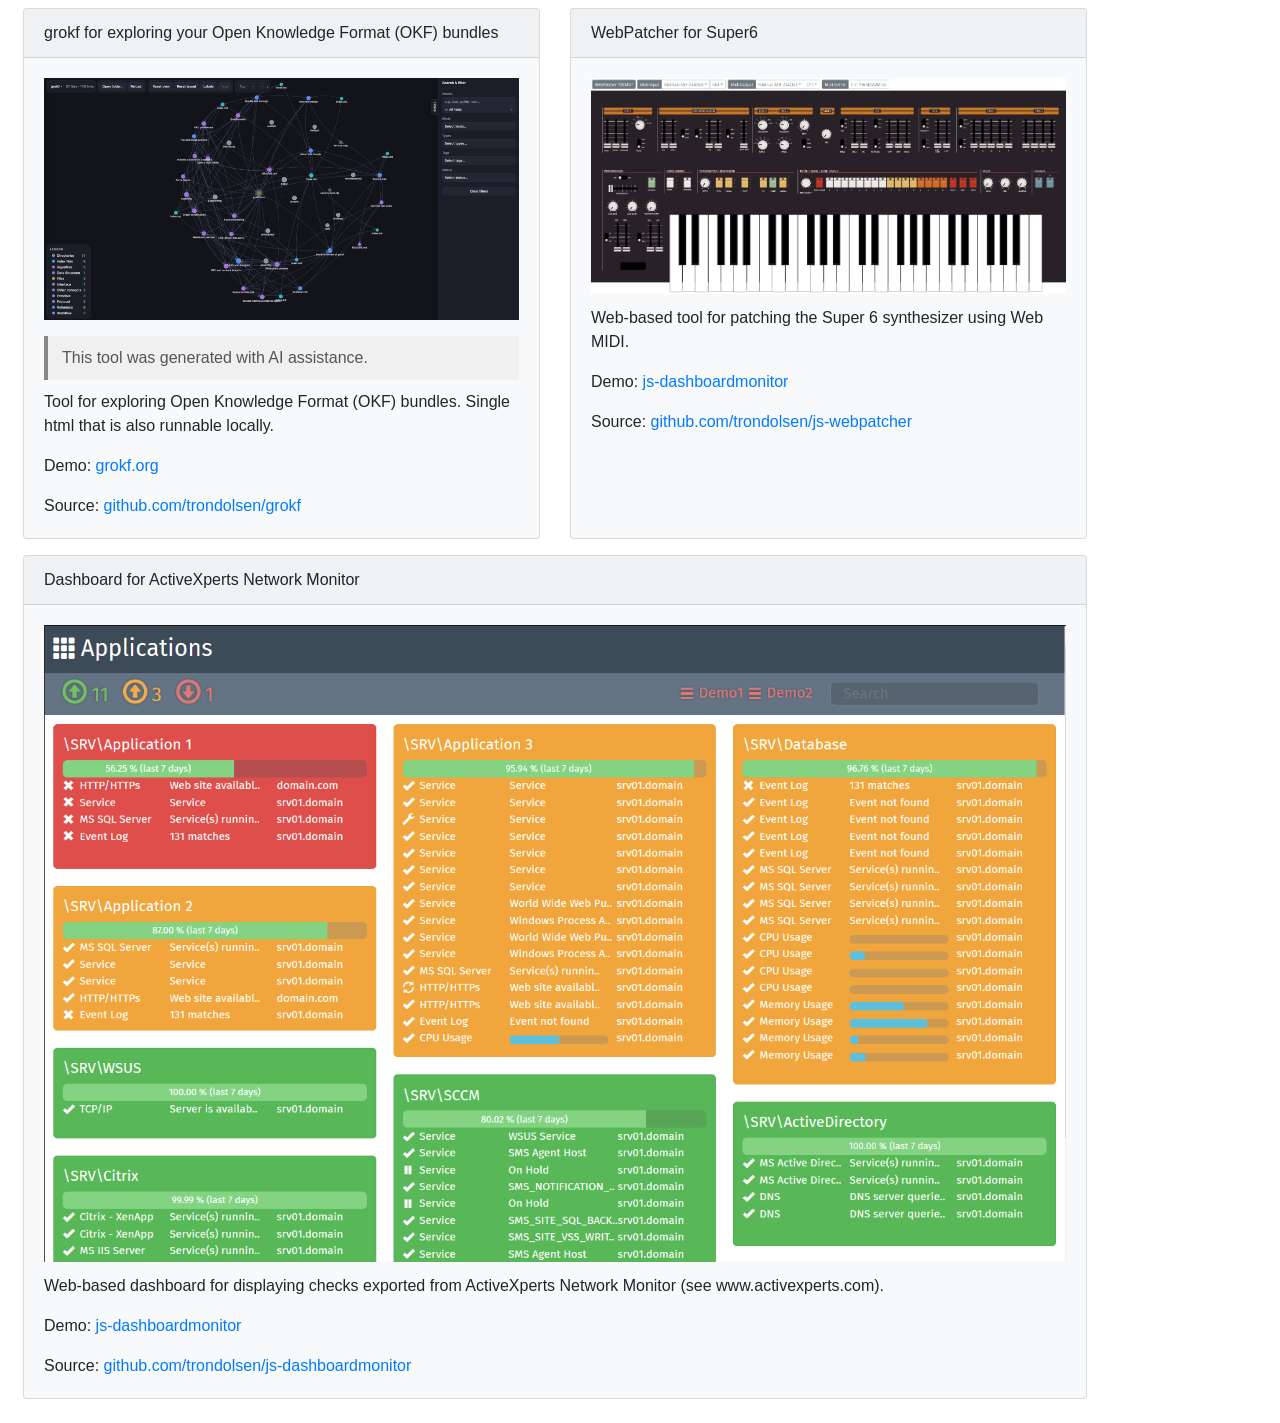
<file: index.html>
<html>
  <head>
    <title>trondolsen.gitlab.io</title>
    <link rel="stylesheet" href=".\css\bootstrap.css" type="text/css">
  </head>
  <body>
    <div class="container float-left">
      <div class="card-deck p-2 w-100 float-left">
        <div class="card bg-light mb-3" style="min-width: 30rem;">
          <div class="card-header">grokf for exploring your Open Knowledge Format (OKF) bundles</div>
          <div class="card-body">
            <div class="card-title"><img width="100%" src=".\icons\icon-grokf.png"></div>
            <p class="card-text">
              <blockquote style="border-left: 4px solid #888888; background: #f0f0f0; padding: 10px 14px; margin: 10px 0; color: #555555;">
              This tool was generated with AI assistance.
              </blockquote>
              Tool for exploring Open Knowledge Format (OKF) bundles. Single html that is also runnable locally.
            </p>
            <p class="card-text">Demo: <a class="card-link" target="_blank" href="https://grokf.org">grokf.org</a></p>
            <p class="card-text">Source: <a class="card-link" target="_blank" href="https://github.com/trondolsen/grokf">github.com/trondolsen/grokf</a></p>
          </div>
        </div>
        <div class="card bg-light mb-3" style="min-width: 30rem;">
          <div class="card-header">WebPatcher for Super6</div>
          <div class="card-body">
            <div class="card-title"><img width="100%" src=".\icons\icon-webpatcher.png"></div>
            <p class="card-text">Web-based tool for patching the Super 6 synthesizer using Web MIDI.</p>
            <p class="card-text">Demo: <a class="card-link" target="_blank" href=".\js-webpatcher\webpatcher.html">js-dashboardmonitor</a></p>
            <p class="card-text">Source: <a class="card-link" target="_blank" href="https://github.com/trondolsen/js-webpatcher">github.com/trondolsen/js-webpatcher</a></p>
          </div>
        </div>
        <div class="card bg-light mb-3" style="min-width: 30rem;">
          <div class="card-header">Dashboard for ActiveXperts Network Monitor</div>
          <div class="card-body">
            <div class="card-title"><img width="100%" src=".\icons\icon-dashboard.png"></div>
            <p class="card-text">Web-based dashboard for displaying checks exported from ActiveXperts Network Monitor (see www.activexperts.com).</p>
            <p class="card-text">Demo: <a class="card-link" target="_blank" href=".\js-dashboardmonitor\dashboard.html">js-dashboardmonitor</a></p>
            <p class="card-text">Source: <a class="card-link" target="_blank" href="https://github.com/trondolsen/js-dashboardmonitor">github.com/trondolsen/js-dashboardmonitor</a></p>
          </div>
        </div>
        </div>
      </div>
    </div>
  </body>
</html>
</file>
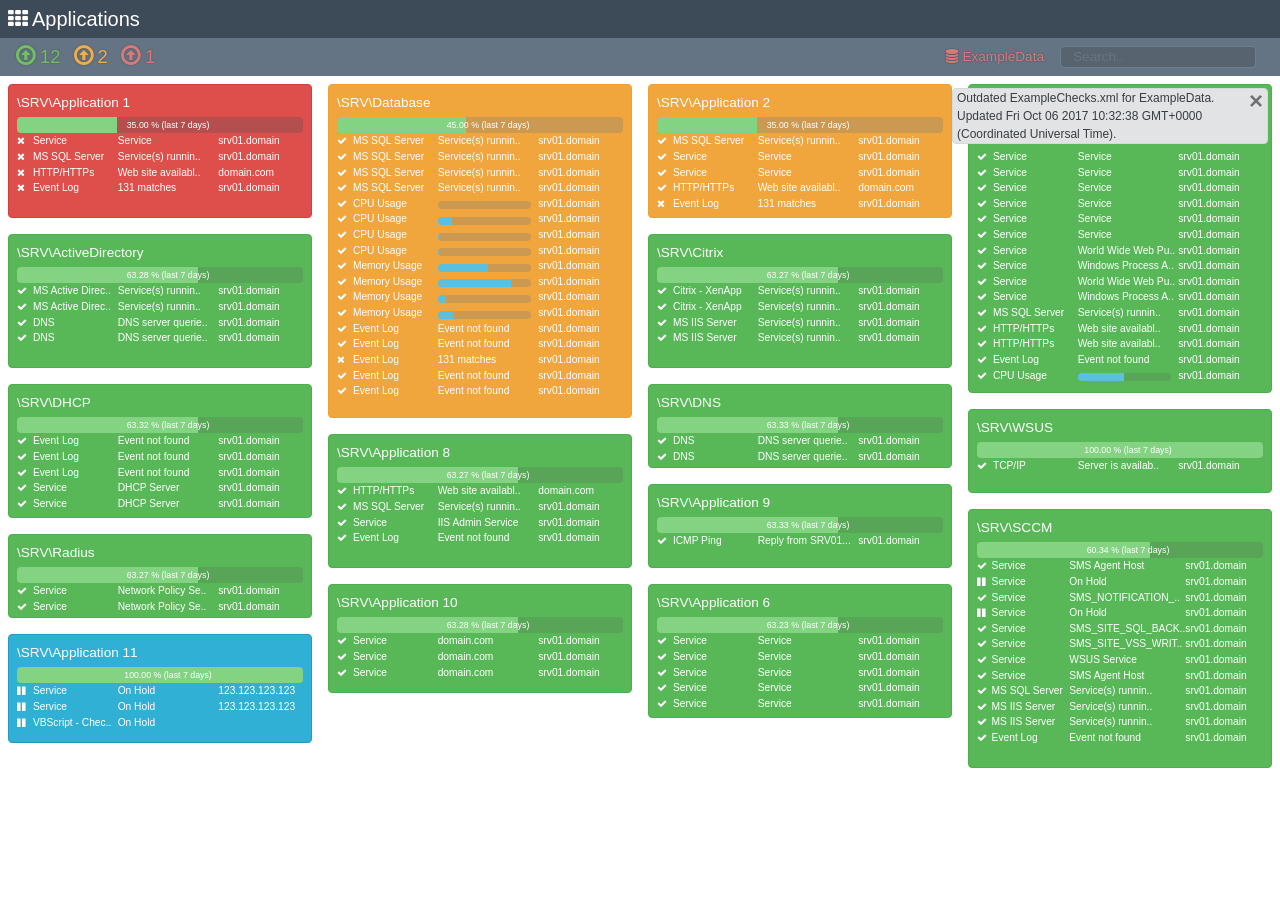
<file: dashboard.html>
﻿<!doctype html>
<html lang="en">
  <head>
    <meta charset="utf-8">
    <meta name="viewport" content="width=device-width, initial-scale=1, shrink-to-fit=no">
    <title></title>
    <link rel="stylesheet" href=".\dashboard\css\dashboard.css" type="text/css">
    <link rel="stylesheet" href=".\dashboard\css\bootstrap.css" type="text/css">
  </head>
  <body>
    <nav class="navbar navbar-nav fixed-top m-0 p-0">
      <div class="topbar px-1 py-1 title w-100 noselect">
        <span class="icon mx-1"></span><span class="text"></span>
      </div>
      <div id="statusbar" class="statusbar w-100 px-2 noselect">
        <span class="status up icon my-0 noselect"></span><span id="statusUpText" class="status up mx-0 noselect"></span>
        <span class="status warn icon my-0 noselect"></span><span id="statusWarnText" class="status warn mx-0 noselect"></span>
        <span class="status down icon my-0 noselect"></span><span id="statusDownText" class="status down mx-0 noselect"></span>
        <form class="searchbar float-right mx-3 my-2">
          <input type="text" class="form-control" value="" placeholder="Search.." autocomplete='off'/>
        </form>
        <span id="datasources" class="datasources my-2 noselect float-right"></span>
      </div>
      <div id="alerts" class="w-100 my-2 px-2 float-left"></div>
    </nav>
    <div id="checks" class="folders checks"></div>
    <script src=".\dashboard\js\dashboard.js"></script>
  </body>
</html>
</file>
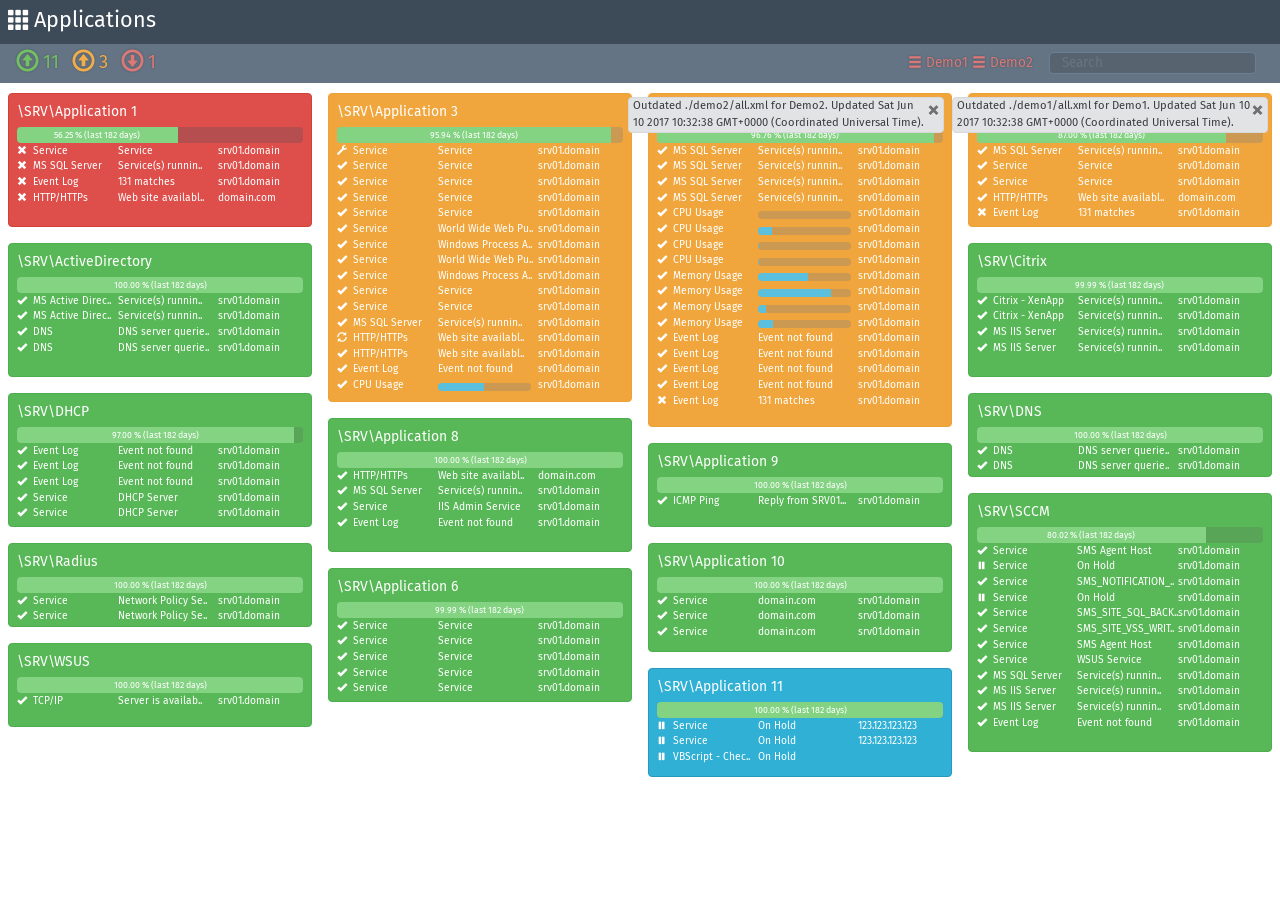
<file: dashboard/dashboard.html>
﻿<!doctype html>
<html lang="en">
  <head>
    <meta charset="utf-8">
    <meta name="viewport" content="width=device-width, initial-scale=1, shrink-to-fit=no">
    <title></title>
    <link rel="stylesheet" href=".\dashboard\css\dashboard.css" type="text/css">
    <link rel="stylesheet" href=".\dashboard\css\bootstrap.css" type="text/css">
  </head>
  <body>
    <nav class="navbar navbar-nav fixed-top m-0 p-0">
      <div class="topbar px-1 py-1 title w-100 noselect">
        <span class="icon mx-1"></span><span class="text"></span>
      </div>
      <div id="statusbar" class="statusbar w-100 px-2 noselect">
        <span class="status up icon my-0 noselect"></span><span id="statusUpText" class="status up text mx-0 noselect"></span>
        <span class="status warn icon my-0 noselect"></span><span id="statusWarnText" class="status warn text mx-0 noselect"></span>
        <span class="status down icon my-0 noselect"></span><span id="statusDownText" class="status down text mx-0 noselect"></span>
        <form class="searchbar float-right mx-3 my-2">
          <input type="text" class="form-control" value="" placeholder="Search" autocomplete='off'/>
        </form>
        <span id="datasources" class="datasources my-2 noselect float-right"></span>
      </div>
      <div id="alerts" class="w-100 my-2 px-2 float-left"></div>
    </nav>
    <div id="checks" class="folders checks"></div>
    <script src=".\dashboard\js\dashboard.js"></script>
  </body>
</html>
</file>
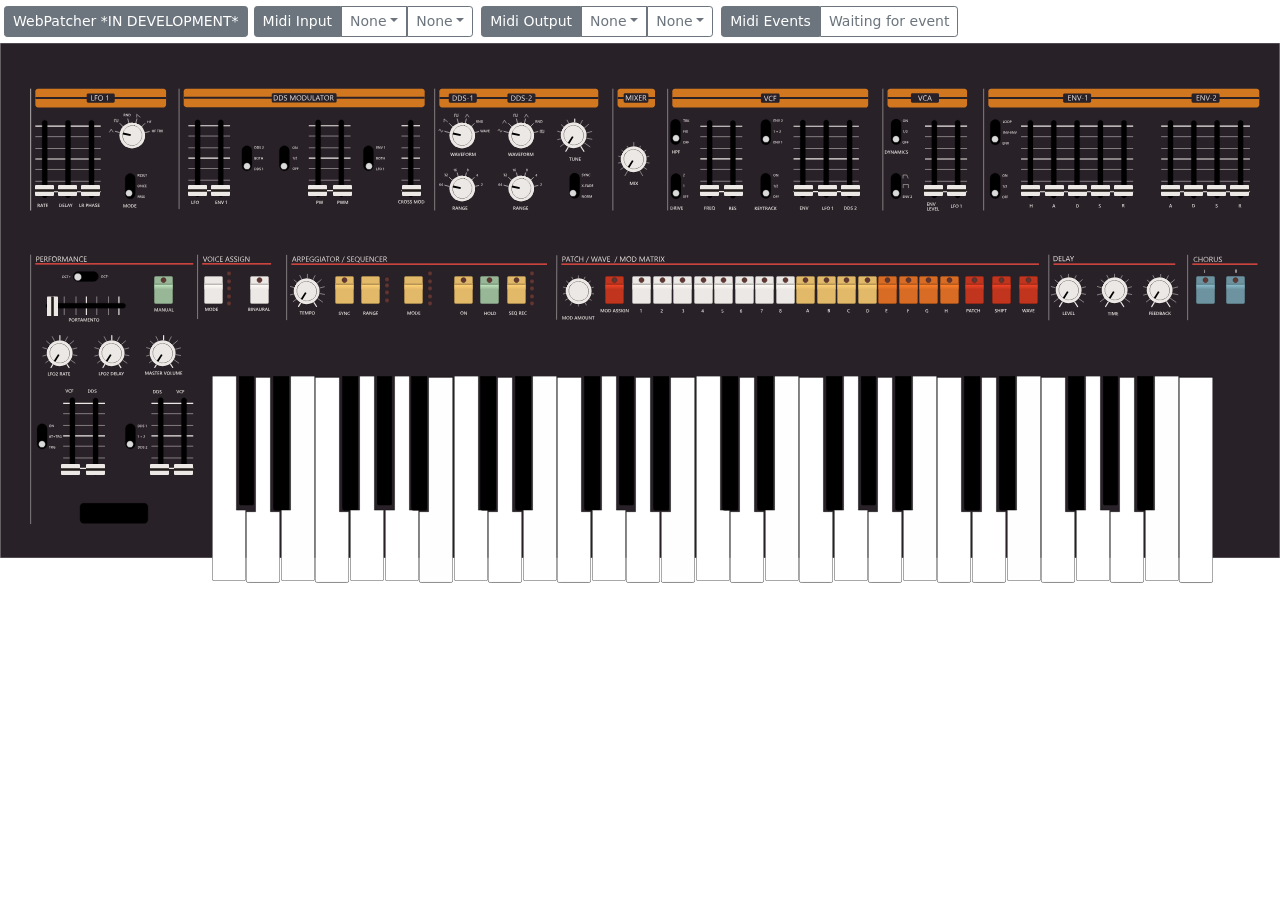
<file: js-webpatcher/webpatcher.html>
<!doctype html>
<html lang="en">
  <head>
    <meta charset="utf-8">
    <meta name="viewport" content="width=device-width, initial-scale=1, shrink-to-fit=no">
    <title></title>
    <link rel="icon" href="favicon.svg">
    <link rel="stylesheet" href="./css/webpatcher.css" type="text/css">
    <link rel="stylesheet" href="./css/bootstrap.css" type="text/css">
    <script src="./js/popper.js"></script>
    <script src="./js/bootstrap.js"></script>
  </head>
<html>
<body class="noselect">
  <div class="menu-frame float-start">
    <div class="float-start">
      <div type="button" class="applogo btn btn-secondary btn-sm float-start">WebPatcher *IN DEVELOPMENT*</div>
    </div>
  
    <div class="float-start">
      <div type="button" class="midi-label btn btn-secondary btn-sm float-start">Midi Input</div>
      <div class="dropdown float-start">
        <button class="midi-input btn btn-outline-secondary btn-sm dropdown-toggle float-start" type="button" data-bs-toggle="dropdown" aria-expanded="false">None</button>
        <ul class="midi-input-list dropdown-menu" aria-labelledby="midiInputButton">
        </ul>
      </div>
      <div class="dropdown float-start">
        <button class="midi-input-channel btn btn-outline-secondary btn-sm dropdown-toggle float-start" type="button" data-bs-toggle="dropdown" aria-expanded="false">None</button>
        <ul class="midi-input-channel-list dropdown-menu" aria-labelledby="midiInputChannelButton">
        </ul>
      </div>
    </div>
    <div class="float-start">
      <div type="button" class="midi-label btn btn-secondary btn-sm float-start">Midi Output</div>
      <div class="dropdown float-start">
        <button class="midi-output btn btn-outline-secondary btn-sm dropdown-toggle float-start" type="button" data-bs-toggle="dropdown" aria-expanded="false">None</button>
        <ul class="midi-output-list dropdown-menu" aria-labelledby="midiOutputButton">
        </ul>
      </div>
      <div class="dropdown float-start">
        <button class="midi-output-channel btn btn-outline-secondary btn-sm dropdown-toggle float-start" type="button" data-bs-toggle="dropdown" aria-expanded="false">None</button>
        <ul class="midi-output-channel-list dropdown-menu" aria-labelledby="midiOutputChannelButton">
        </ul>
      </div>
    </div>
    <div class="float-start">
      <div type="button" class="midi-label btn btn-secondary btn-sm float-start">Midi Events</div>
      <button class="midi-events btn btn-outline-secondary btn-sm float-start">Waiting for event</button>
    </div>
  </div>

  <div class="clearfix"></div>

  <div class="synth-chassis-frame synth-chassis color-classic">
    <div class="synth-section-lfo-frame">
      <div class="synth-section-lfo">
        <div class="synth-steprotary-frame synth-lfo1-waveform-frame noselect"><div class="synth-steprotary synth-lfo1-waveform"></div></div>
        <div class="synth-fader-frame synth-lfo1-rate-frame noselect"><div class="synth-fader synth-lfo1-rate"></div></div>
        <div class="synth-fader-frame synth-lfo1-delay-frame noselect"><div class="synth-fader synth-lfo1-delay"></div></div>
        <div class="synth-fader-frame synth-lfo1-lrphase-frame noselect"><div class="synth-fader synth-lfo1-lrphase"></div></div>
        <div class="synth-switch-frame synth-lfo1-mode-frame noselect"><div class="synth-switch-1 synth-lfo1-mode"></div></div>
      </div>
    </div>

    <div class="synth-section-ddsmodulator-frame">
      <div class="synth-section-ddsmodulator">
        <div class="synth-fader-frame synth-ddsmod-lfo-frame noselect"><div class="synth-fader synth-ddsmod-lfo"></div></div>
        <div class="synth-fader-frame synth-ddsmod-env1-frame noselect"><div class="synth-fader synth-ddsmod-env1"></div></div>
        <div class="synth-switch-frame synth-ddsmod-env1target-frame noselect"><div class="synth-switch-1 synth-ddsmod-env1target"></div></div>
        <div class="synth-switch-frame synth-ddsmod-mode-frame noselect"><div class="synth-switch-1 synth-ddsmod-mode"></div></div>
        <div class="synth-fader-frame synth-ddsmod-pw-frame noselect"><div class="synth-fader synth-ddsmod-pw"></div></div>
        <div class="synth-fader-frame synth-ddsmod-pwm-frame noselect"><div class="synth-fader synth-ddsmod-pwm"></div></div>
        <div class="synth-switch-frame synth-ddsmod-pwmsource-frame noselect"><div class="synth-switch-1 synth-ddsmod-pwmsource"></div></div>
        <div class="synth-fader-frame synth-ddsmod-crossmod-frame noselect"><div class="synth-fader synth-ddsmod-crossmod"></div></div>
      </div>
    </div>

    <div class="synth-section-oscillators-frame">
      <div class="synth-section-oscillators">
        <div class="synth-steprotary-frame synth-dds1-waveform-frame noselect"><div class="synth-steprotary synth-dds1-waveform"></div></div>
        <div class="synth-steprotary-frame synth-dds1-range-frame noselect"><div class="synth-steprotary synth-dds1-range"></div></div>
        <div class="synth-steprotary-frame synth-dds2-waveform-frame noselect"><div class="synth-steprotary synth-dds2-waveform"></div></div>
        <div class="synth-steprotary-frame synth-dds2-range-frame noselect"><div class="synth-steprotary synth-dds2-range"></div></div>
        <div class="synth-rotary-frame synth-dds2-tune-frame noselect"><div class="synth-rotary synth-dds2-tune"></div></div>
        <div class="synth-switch-frame synth-dds2-mode-frame noselect"><div class="synth-switch-1 synth-dds2-mode"></div></div>
      </div>
    </div>

    <div class="synth-section-mixer-frame">
      <div class="synth-section-mixer">
        <div class="synth-rotary-frame synth-mixer-mix-frame noselect"><div class="synth-rotary synth-mixer-mix"></div></div>
      </div>
    </div>

    <div class="synth-section-vcf-frame">
      <div class="synth-section-vcf">
        <div class="synth-switch-frame synth-vcf-hpf-frame noselect"><div class="synth-switch-1 synth-vcf-hpf"></div></div>
        <div class="synth-switch-frame synth-vcf-drive-frame noselect"><div class="synth-switch-1 synth-vcf-drive"></div></div>
        <div class="synth-fader-frame synth-vcf-freq-frame noselect"><div class="synth-fader synth-vcf-freq"></div></div>
        <div class="synth-fader-frame synth-vcf-res-frame noselect"><div class="synth-fader synth-vcf-res"></div></div>
        <div class="synth-switch-frame synth-vcf-envsource-frame noselect"><div class="synth-switch-1 synth-vcf-envsource"></div></div>
        <div class="synth-switch-frame synth-vcf-keytrack-frame noselect"><div class="synth-switch-1 synth-vcf-keytrack"></div></div>
        <div class="synth-fader-frame synth-vcf-env-frame noselect"><div class="synth-fader synth-vcf-env"></div></div>
        <div class="synth-fader-frame synth-vcf-lfo1-frame noselect"><div class="synth-fader synth-vcf-lfo1"></div></div>
        <div class="synth-fader-frame synth-vcf-dds2-frame noselect"><div class="synth-fader synth-vcf-dds2"></div></div>
      </div>
    </div>

    <div class="synth-section-vca-frame">
      <div class="synth-section-vca">
        <div class="synth-switch-frame synth-vca-dynamics-frame noselect"><div class="synth-switch-1 synth-vca-dynamics"></div></div>
        <div class="synth-switch-frame synth-vca-envlevelsource-frame noselect"><div class="synth-switch-1 synth-vca-envlevelsource"></div></div>
        <div class="synth-fader-frame synth-vca-envlevel-frame noselect"><div class="synth-fader synth-vca-envlevel"></div></div>
        <div class="synth-fader-frame synth-vca-lfo1-frame noselect"><div class="synth-fader synth-vca-lfo1"></div></div>
      </div>
    </div>

    <div class="synth-section-envelopes-frame">
      <div class="synth-section-envelopes">
        <div class="synth-switch-frame synth-env1-mode-frame noselect"><div class="synth-switch-1 synth-env1-mode"></div></div>
        <div class="synth-switch-frame synth-env1-keytrack-frame noselect"><div class="synth-switch-1 synth-env1-keytrack"></div></div>
        <div class="synth-fader-frame synth-env1-h-frame noselect"><div class="synth-fader synth-env1-h"></div></div>
        <div class="synth-fader-frame synth-env1-a-frame noselect"><div class="synth-fader synth-env1-a"></div></div>
        <div class="synth-fader-frame synth-env1-d-frame noselect"><div class="synth-fader synth-env1-d"></div></div>
        <div class="synth-fader-frame synth-env1-s-frame noselect"><div class="synth-fader synth-env1-s"></div></div>
        <div class="synth-fader-frame synth-env1-r-frame noselect"><div class="synth-fader synth-env1-r"></div></div>
        <div class="synth-fader-frame synth-env2-a-frame noselect"><div class="synth-fader synth-env2-a"></div></div>
        <div class="synth-fader-frame synth-env2-d-frame noselect"><div class="synth-fader synth-env2-d"></div></div>
        <div class="synth-fader-frame synth-env2-s-frame noselect"><div class="synth-fader synth-env2-s"></div></div>
        <div class="synth-fader-frame synth-env2-r-frame noselect"><div class="synth-fader synth-env2-r"></div></div>
      </div>
    </div>

    <div class="synth-section-performance-frame">
      <div class="synth-section-performance">
        <div class="synth-flipswitch-frame synth-perf-octave-frame noselect"><div class="synth-flipswitch-1 synth-perf-octave"></div></div>
        <div class="synth-slider-frame synth-perf-portamento-frame noselect"><div class="synth-slider synth-perf-portamento"></div></div>
        <div class="synth-button-frame synth-perf-manual-frame noselect"><div class="synth-button synth-button-green synth-perf-manual"><div class="synth-button-light"></div></div></div>
        <div class="synth-rotary-frame synth-perf-lfo2rate-frame noselect"><div class="synth-rotary synth-perf-lfo2rate"></div></div>
        <div class="synth-rotary-frame synth-perf-lfo2delay-frame noselect"><div class="synth-rotary synth-perf-lfo2delay"></div></div>
        <div class="synth-rotary-frame synth-perf-mastervolume-frame noselect"><div class="synth-rotary synth-perf-mastervolume"></div></div>
        <div class="synth-switch-frame synth-perf-mode-frame noselect"><div class="synth-switch-1 synth-perf-mode"></div></div>
        <div class="synth-fader-frame synth-perf-leftvcf-frame noselect"><div class="synth-fader synth-perf-leftvcf"></div></div>
        <div class="synth-fader-frame synth-perf-leftdds-frame noselect"><div class="synth-fader synth-perf-leftdds"></div></div>
        <div class="synth-switch-frame synth-perf-ddstarget-frame noselect"><div class="synth-switch-1 synth-perf-ddstarget"></div></div>
        <div class="synth-fader-frame synth-perf-rightdds-frame noselect"><div class="synth-fader synth-perf-rightdds"></div></div>
        <div class="synth-fader-frame synth-perf-rightvcf-frame noselect"><div class="synth-fader synth-perf-rightvcf"></div></div>
        <div class="synth-perf-pitchpush-frame noselect"><div class="synth-perf-pitchpush"></div></div>
        <div class="synth-perf-pitchdown-frame noselect"><div class="synth-perf-pitchdown"></div></div>
        <div class="synth-perf-pitchup-frame noselect"><div class="synth-perf-pitchup"></div></div>
      </div>
    </div>

    <div class="synth-section-voiceassign-frame">
      <div class="synth-section-voiceassign">
        <div class="synth-button-frame synth-voice-assign-frame noselect">
          <div class="synth-button synth-voice-assign"><div class="synth-button-light-1-5"></div><div class="synth-button-light-2-5"></div><div class="synth-button-light-3-5"></div><div class="synth-button-light-4-5"></div><div class="synth-button-light-5-5"></div></div>
        </div>
        <div class="synth-button-frame synth-voice-binaural-frame noselect"><div class="synth-button synth-voice-binaural"><div class="synth-button-light"></div></div></div>
      </div>
    </div>

    <div class="synth-section-arpeggiator-frame">
      <div class="synth-section-arpeggiator"></div>
    </div>

    <div class="synth-section-patch-frame">
      <div class="synth-section-patch"></div>
    </div>

    <div class="synth-section-delay-frame">
      <div class="synth-section-delay"></div>
    </div>

    <div class="synth-section-chorus-frame">
      <div class="synth-section-chorus">
        <div class="synth-button-frame synth-chorus-1-frame noselect"><div class="synth-button synth-button-blue synth-chorus-1"><div class="synth-button-light"></div></div></div>
        <div class="synth-button-frame synth-chorus-2-frame noselect"><div class="synth-button synth-button-blue synth-chorus-2"><div class="synth-button-light"></div></div></div>
      </div>
    </div>

    <div class="synth-rotary-frame synth-seq-tempo-frame noselect"><div class="synth-rotary synth-seq-tempo"></div></div>
    <div class="synth-button-frame synth-seq-sync-frame noselect"><div class="synth-button synth-button-yellow synth-seq-sync"><div class="synth-button-light"></div></div></div>
    <div class="synth-button-frame synth-seq-range-frame noselect">
      <div class="synth-button synth-button-yellow synth-seq-range"><div class="synth-button-light-1-4"></div><div class="synth-button-light-2-4"></div><div class="synth-button-light-3-4"></div><div class="synth-button-light-4-4"></div></div>
    </div>
    <div class="synth-button-frame synth-seq-mode-frame noselect">
      <div class="synth-button synth-button-yellow synth-seq-mode"><div class="synth-button-light-1-5"></div><div class="synth-button-light-2-5"></div><div class="synth-button-light-3-5"></div><div class="synth-button-light-4-5"></div><div class="synth-button-light-5-5"></div></div>
    </div>
    <div class="synth-button-frame synth-seq-on-frame noselect"><div class="synth-button synth-button-yellow synth-seq-on"><div class="synth-button-light"></div></div></div>
    <div class="synth-button-frame synth-seq-hold-frame noselect"><div class="synth-button synth-button-green synth-seq-hold"><div class="synth-button-light"></div></div></div>
    <div class="synth-button-frame synth-seq-seqrec-frame noselect">
      <div class="synth-button synth-button-yellow synth-seq-seqrec"><div class="synth-button-light-1-6"></div><div class="synth-button-light-2-6"></div><div class="synth-button-light-3-6"></div><div class="synth-button-light-4-6"></div><div class="synth-button-light-5-6"></div><div class="synth-button-light-6-6"></div></div>
    </div>

    <div class="synth-continuousrotary-frame synth-mod-amount-frame noselect"><div class="synth-continuousrotary synth-mod-amount"></div></div>
    <div class="synth-button-frame synth-mod-modassign-frame noselect"><div class="synth-button synth-button-red synth-mod-modassign"><div class="synth-button-light"></div></div></div>
    <div class="synth-button-frame synth-mod-1-frame noselect"><div class="synth-button synth-mod-1"><div class="synth-button-light"></div></div></div>
    <div class="synth-button-frame synth-mod-2-frame noselect"><div class="synth-button synth-mod-2"><div class="synth-button-light"></div></div></div>
    <div class="synth-button-frame synth-mod-3-frame noselect"><div class="synth-button synth-mod-3"><div class="synth-button-light"></div></div></div>
    <div class="synth-button-frame synth-mod-4-frame noselect"><div class="synth-button synth-mod-4"><div class="synth-button-light"></div></div></div>
    <div class="synth-button-frame synth-mod-5-frame noselect"><div class="synth-button synth-mod-5"><div class="synth-button-light"></div></div></div>
    <div class="synth-button-frame synth-mod-6-frame noselect"><div class="synth-button synth-mod-6"><div class="synth-button-light"></div></div></div>
    <div class="synth-button-frame synth-mod-7-frame noselect"><div class="synth-button synth-mod-7"><div class="synth-button-light"></div></div></div>
    <div class="synth-button-frame synth-mod-8-frame noselect"><div class="synth-button synth-mod-8"><div class="synth-button-light"></div></div></div>
    <div class="synth-button-frame synth-mod-a-frame noselect"><div class="synth-button synth-button-yellow synth-mod-a"><div class="synth-button-light"></div></div></div>
    <div class="synth-button-frame synth-mod-b-frame noselect"><div class="synth-button synth-button-yellow synth-mod-b"><div class="synth-button-light"></div></div></div>
    <div class="synth-button-frame synth-mod-c-frame noselect"><div class="synth-button synth-button-yellow synth-mod-c"><div class="synth-button-light"></div></div></div>
    <div class="synth-button-frame synth-mod-d-frame noselect"><div class="synth-button synth-button-yellow synth-mod-d"><div class="synth-button-light"></div></div></div>
    <div class="synth-button-frame synth-mod-e-frame noselect"><div class="synth-button synth-button-orange synth-mod-e"><div class="synth-button-light"></div></div></div>
    <div class="synth-button-frame synth-mod-f-frame noselect"><div class="synth-button synth-button-orange synth-mod-f"><div class="synth-button-light"></div></div></div>
    <div class="synth-button-frame synth-mod-g-frame noselect"><div class="synth-button synth-button-orange synth-mod-g"><div class="synth-button-light"></div></div></div>
    <div class="synth-button-frame synth-mod-h-frame noselect"><div class="synth-button synth-button-orange synth-mod-h"><div class="synth-button-light"></div></div></div>
    <div class="synth-button-frame synth-mod-patch-frame noselect"><div class="synth-button synth-button-red synth-mod-patch"><div class="synth-button-light"></div></div></div>
    <div class="synth-button-frame synth-mod-shift-frame noselect"><div class="synth-button synth-button-red synth-mod-shift"><div class="synth-button-light"></div></div></div>
    <div class="synth-button-frame synth-mod-wave-frame noselect"><div class="synth-button synth-button-red synth-mod-wave"><div class="synth-button-light"></div></div></div>

    <div class="synth-rotary-frame synth-delay-level-frame noselect"><div class="synth-rotary synth-delay-level"></div></div>
    <div class="synth-rotary-frame synth-delay-time-frame noselect"><div class="synth-rotary synth-delay-time"></div></div>
    <div class="synth-rotary-frame synth-delay-feedback-frame noselect"><div class="synth-rotary synth-delay-feedback"></div></div>

    <div class="synth-keyboard-frame noselect">
      <div class="synth-octave-1-frame noselect">
        <div class="synth-key-frame synth-key-c-frame noselect"><div class="synth-key synth-key-1 synth-key-c"></div></div>
        <div class="synth-key-frame synth-key-db-frame noselect"><div class="synth-key synth-key-2 synth-key-db"></div></div>
        <div class="synth-key-frame synth-key-d-frame noselect"><div class="synth-key synth-key-3 synth-key-d"></div></div>
        <div class="synth-key-frame synth-key-eb-frame noselect"><div class="synth-key synth-key-2 synth-key-eb"></div></div>
        <div class="synth-key-frame synth-key-e-frame noselect"><div class="synth-key synth-key-4 synth-key-e"></div></div>
        <div class="synth-key-frame synth-key-f-frame noselect"><div class="synth-key synth-key-1 synth-key-f"></div></div>
        <div class="synth-key-frame synth-key-gb-frame noselect"><div class="synth-key synth-key-2 synth-key-gb"></div></div>
        <div class="synth-key-frame synth-key-g-frame noselect"><div class="synth-key synth-key-3 synth-key-g"></div></div>
        <div class="synth-key-frame synth-key-ab-frame noselect"><div class="synth-key synth-key-2 synth-key-ab"></div></div>
        <div class="synth-key-frame synth-key-a-frame noselect"><div class="synth-key synth-key-3 synth-key-a"></div></div>
        <div class="synth-key-frame synth-key-bb-frame noselect"><div class="synth-key synth-key-2 synth-key-bb"></div></div>
        <div class="synth-key-frame synth-key-b-frame noselect"><div class="synth-key synth-key-4 synth-key-b"></div></div>
      </div>
      <div class="synth-octave-2-frame noselect">
        <div class="synth-key-frame synth-key-c-frame noselect"><div class="synth-key synth-key-1 synth-key-c"></div></div>
        <div class="synth-key-frame synth-key-db-frame noselect"><div class="synth-key synth-key-2 synth-key-db"></div></div>
        <div class="synth-key-frame synth-key-d-frame noselect"><div class="synth-key synth-key-3 synth-key-d"></div></div>
        <div class="synth-key-frame synth-key-eb-frame noselect"><div class="synth-key synth-key-2 synth-key-eb"></div></div>
        <div class="synth-key-frame synth-key-e-frame noselect"><div class="synth-key synth-key-4 synth-key-e"></div></div>
        <div class="synth-key-frame synth-key-f-frame noselect"><div class="synth-key synth-key-1 synth-key-f"></div></div>
        <div class="synth-key-frame synth-key-gb-frame noselect"><div class="synth-key synth-key-2 synth-key-gb"></div></div>
        <div class="synth-key-frame synth-key-g-frame noselect"><div class="synth-key synth-key-3 synth-key-g"></div></div>
        <div class="synth-key-frame synth-key-ab-frame noselect"><div class="synth-key synth-key-2 synth-key-ab"></div></div>
        <div class="synth-key-frame synth-key-a-frame noselect"><div class="synth-key synth-key-3 synth-key-a"></div></div>
        <div class="synth-key-frame synth-key-bb-frame noselect"><div class="synth-key synth-key-2 synth-key-bb"></div></div>
        <div class="synth-key-frame synth-key-b-frame noselect"><div class="synth-key synth-key-4 synth-key-b"></div></div>
      </div>
      <div class="synth-octave-3-frame noselect">
        <div class="synth-key-frame synth-key-c-frame noselect"><div class="synth-key synth-key-1 synth-key-c"></div></div>
        <div class="synth-key-frame synth-key-db-frame noselect"><div class="synth-key synth-key-2 synth-key-db"></div></div>
        <div class="synth-key-frame synth-key-d-frame noselect"><div class="synth-key synth-key-3 synth-key-d"></div></div>
        <div class="synth-key-frame synth-key-eb-frame noselect"><div class="synth-key synth-key-2 synth-key-eb"></div></div>
        <div class="synth-key-frame synth-key-e-frame noselect"><div class="synth-key synth-key-4 synth-key-e"></div></div>
        <div class="synth-key-frame synth-key-f-frame noselect"><div class="synth-key synth-key-1 synth-key-f"></div></div>
        <div class="synth-key-frame synth-key-gb-frame noselect"><div class="synth-key synth-key-2 synth-key-gb"></div></div>
        <div class="synth-key-frame synth-key-g-frame noselect"><div class="synth-key synth-key-3 synth-key-g"></div></div>
        <div class="synth-key-frame synth-key-ab-frame noselect"><div class="synth-key synth-key-2 synth-key-ab"></div></div>
        <div class="synth-key-frame synth-key-a-frame noselect"><div class="synth-key synth-key-3 synth-key-a"></div></div>
        <div class="synth-key-frame synth-key-bb-frame noselect"><div class="synth-key synth-key-2 synth-key-bb"></div></div>
        <div class="synth-key-frame synth-key-b-frame noselect"><div class="synth-key synth-key-4 synth-key-b"></div></div>
      </div>
      <div class="synth-octave-4-frame noselect">
        <div class="synth-key-frame synth-key-c-frame noselect"><div class="synth-key synth-key-1 synth-key-c"></div></div>
        <div class="synth-key-frame synth-key-db-frame noselect"><div class="synth-key synth-key-2 synth-key-db"></div></div>
        <div class="synth-key-frame synth-key-d-frame noselect"><div class="synth-key synth-key-3 synth-key-d"></div></div>
        <div class="synth-key-frame synth-key-eb-frame noselect"><div class="synth-key synth-key-2 synth-key-eb"></div></div>
        <div class="synth-key-frame synth-key-e-frame noselect"><div class="synth-key synth-key-4 synth-key-e"></div></div>
        <div class="synth-key-frame synth-key-f-frame noselect"><div class="synth-key synth-key-1 synth-key-f"></div></div>
        <div class="synth-key-frame synth-key-gb-frame noselect"><div class="synth-key synth-key-2 synth-key-gb"></div></div>
        <div class="synth-key-frame synth-key-g-frame noselect"><div class="synth-key synth-key-3 synth-key-g"></div></div>
        <div class="synth-key-frame synth-key-ab-frame noselect"><div class="synth-key synth-key-2 synth-key-ab"></div></div>
        <div class="synth-key-frame synth-key-a-frame noselect"><div class="synth-key synth-key-3 synth-key-a"></div></div>
        <div class="synth-key-frame synth-key-bb-frame noselect"><div class="synth-key synth-key-2 synth-key-bb"></div></div>
        <div class="synth-key-frame synth-key-b-frame noselect"><div class="synth-key synth-key-4 synth-key-b"></div></div>
      </div>
      <div class="synth-octave-5-frame noselect">
        <div class="synth-key-frame synth-key-c-frame noselect"><div class="synth-key synth-key-5 synth-key-c"></div></div>
      </div>
    </div>
  </div>

  <script src="./js/webpatcher.js"></script>
</body>
</html
</file>
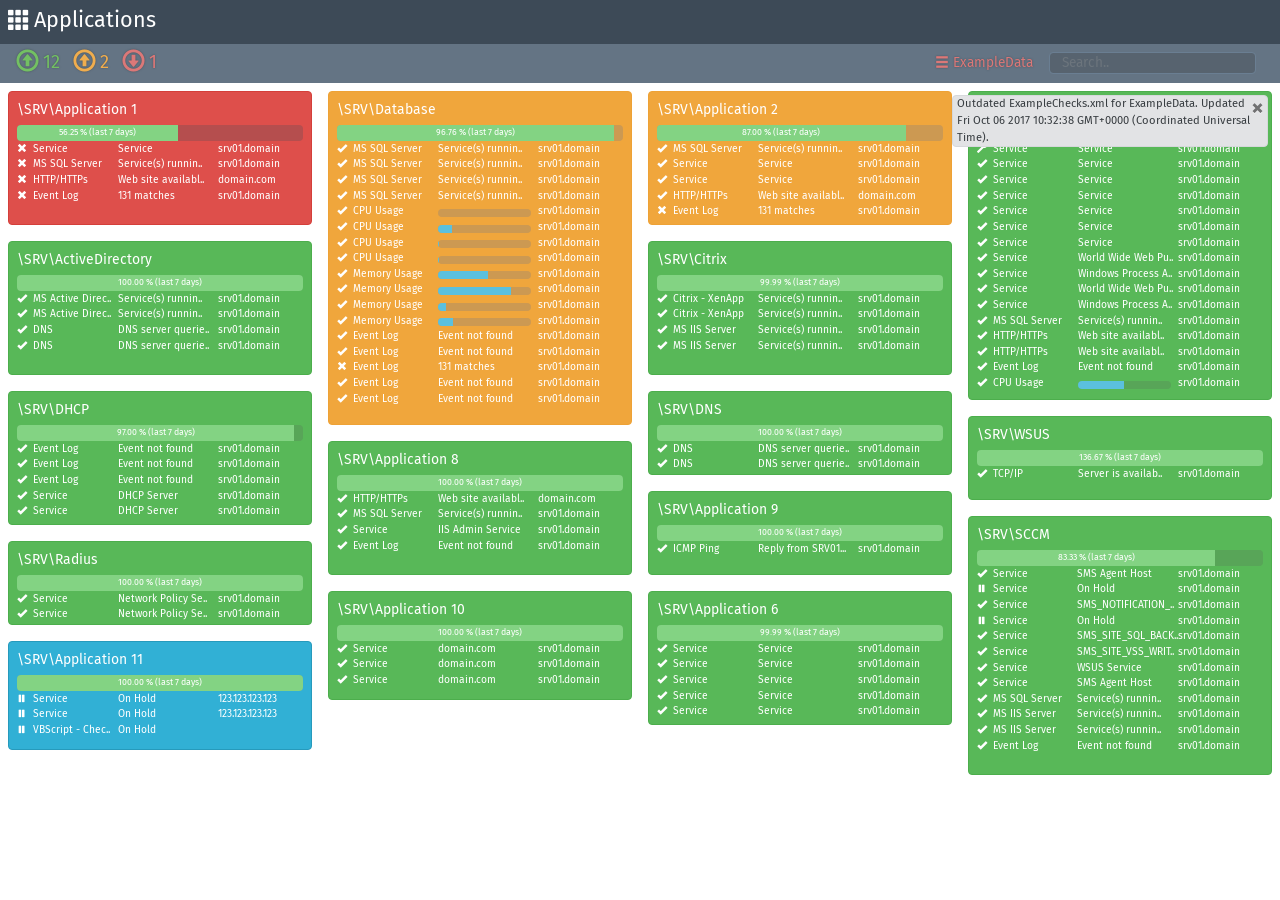
<file: public/dashboard/dashboard.html>
﻿<!doctype html>
<html lang="en">
  <head>
    <meta charset="utf-8">
    <meta name="viewport" content="width=device-width, initial-scale=1, shrink-to-fit=no">
    <title></title>
    <link rel="stylesheet" href=".\dashboard\css\dashboard.css" type="text/css">
    <link rel="stylesheet" href=".\dashboard\css\bootstrap.css" type="text/css">
  </head>
  <body>
    <nav class="navbar navbar-nav fixed-top m-0 p-0">
      <div class="topbar px-1 py-1 title w-100 noselect">
        <span class="icon mx-1"></span><span class="text"></span>
      </div>
      <div id="statusbar" class="statusbar w-100 px-2 noselect">
        <span class="status up icon my-0 noselect"></span><span id="statusUpText" class="status up text mx-0 noselect"></span>
        <span class="status warn icon my-0 noselect"></span><span id="statusWarnText" class="status warn text mx-0 noselect"></span>
        <span class="status down icon my-0 noselect"></span><span id="statusDownText" class="status down text mx-0 noselect"></span>
        <form class="searchbar float-right mx-3 my-2">
          <input type="text" class="form-control" value="" placeholder="Search.." autocomplete='off'/>
        </form>
        <span id="datasources" class="datasources my-2 noselect float-right"></span>
      </div>
      <div id="alerts" class="w-100 my-2 px-2 float-left"></div>
    </nav>
    <div id="checks" class="folders checks"></div>
    <script src=".\dashboard\js\dashboard.js"></script>
  </body>
</html>
</file>
<file: js-webpatcher/css/webpatcher.css>
/***
 * WebPatcher for Super6
 * Copyright (c) 2021 Trond Olsen
 * Licensed under MIT
 */

/*
 * User Interface
 */

body {
  margin: 0px 0px 0px 0px;
  padding: 0px 0px 0px 0px;
  overflow: hidden;
}

.noselect {
  -webkit-touch-callout: none;
  -webkit-user-select: none;
  -khtml-user-select: none;
  -moz-user-select: none;
  -ms-user-select: none;
  user-select: none !important;
}

.noselect:focus {
  outline: none;
}

.nodrag {
  -webkit-user-drag: none;
  -khtml-user-drag: none;
  -moz-user-drag: none;
  -o-user-drag: none;
  user-drag: none;
  pointer-events: none;
}

.nodrag:focus {
  outline: none;
}

.menu-title {
  text-orientation: upright;
  writing-mode: vertical-lr;
  font-size: 0.5vw i !important;
  float: left;
}

.menu-frame {
  margin: 0.25rem 0.0rem 0.25rem 0.0rem;
}

.menu-frame .applogo  {
  margin: 0.125rem 0.125rem 0.125rem 0.25rem;
  border-radius: 0.2rem 0.2rem 0.2rem 0.2rem;
}

.menu-frame .midi-label.btn  {
  margin: 0.125rem 0.0rem 0.125rem 0.25rem;
  border-radius: 0.2rem 0.0rem 0.0rem 0.2rem;
}

.menu-frame .midi-input.btn, .menu-frame .midi-output.btn, .menu-frame .midi-events.btn {
  margin: 0.125rem 0.0rem 0.125rem 0.0rem;
  border-radius: 0.0rem 0.0rem 0.0rem 0.0rem;
}

.menu-frame .midi-input-channel.btn, .menu-frame .midi-output-channel.btn, .menu-frame .midi-events.btn {
  margin: 0.125rem 0.25rem 0.125rem 0.0rem;
  border-radius: 0.0rem 0.2rem 0.2rem 0.0rem;
}



/*
 * Synth Frame
 */

.synth-chassis {
  background-repeat: no-repeat;
  background-size: contain;
}

.synth-chassis.color-classic {
  background-image: url("./svg-classic/chassis.svg");
}

.synth-chassis.color-black {
  background-image: url("./svg-black/chassis.svg");
}

.synth-chassis.color-blue {
  background-image: url("./svg-blue/chassis.svg");
}

.synth-chassis-frame {
  position: absolute;
  width: 100vw;
  height: 49.9vw;
  z-index: 4;
}

.synth-section-lfo-frame {
  position: absolute;
  z-index: 10;
  top: 3.2vw;
  left: 2.0vw;
}

.synth-section-ddsmodulator-frame {
  position: absolute;
  z-index: 10;
  top: 3.2vw;
  left: 13.6vw;
}

.synth-section-oscillators-frame {
  position: absolute;
  z-index: 10;
  top: 3.2vw;
  left: 33.6vw;
}

.synth-section-mixer-frame {
  position: absolute;
  z-index: 10;
  top: 3.2vw;
  left: 47.5vw;
}

.synth-section-vcf-frame {
  position: absolute;
  z-index: 10;
  top: 3.2vw;
  left: 51.8vw;
}

.synth-section-vca-frame {
  position: absolute;
  z-index: 10;
  top: 3.2vw;
  left: 68.6vw;
}

.synth-section-envelopes-frame {
  position: absolute;
  z-index: 10;
  top: 3.2vw;
  left: 76.5vw;
}

.synth-section-performance-frame {
  position: absolute;
  z-index: 10;
  top: 16.2vw;
  left: 2.0vw;
}

.synth-section-voiceassign-frame {
  position: absolute;
  z-index: 10;
  top: 16.2vw;
  left: 15.1vw;
}

.synth-section-arpeggiator-frame {
  position: absolute;
  z-index: 10;
  top: 16.2vw;
  left: 22.0vw;
}

.synth-section-patch-frame {
  position: absolute;
  z-index: 10;
  top: 16.2vw;
  left: 43.1vw;
}

.synth-section-delay-frame {
  position: absolute;
  z-index: 10;
  top: 16.2vw;
  left: 81.6vw;
}

.synth-section-chorus-frame {
  position: absolute;
  z-index: 10;
  top: 16.2vw;
  left: 92.4vw;
}

.synth-fader-frame {
  position: absolute;
  z-index: 10;
}

.synth-slider-frame {
  position: absolute;
  z-index: 10;
}

.synth-steprotary-frame {
  position: absolute;
  z-index: 10;
}

.synth-continuousrotary-frame {
  position: absolute;
  z-index: 10;
}

.synth-rotary-frame {
  position: absolute;
  z-index: 10;
}

.synth-button-frame {
  position: absolute;
  z-index: 10;
}

.synth-switch-frame {
  position: absolute;
  z-index: 10;
}

.synth-flipswitch-frame {
  position: absolute;
  z-index: 10;
}

.synth-perf-pitchpush-frame {
  position: absolute;
  z-index: 10;
  top: 19.8vw;
  left: 4.3vw;
}

.synth-perf-pitchdown-frame {
  position: absolute;
  z-index: 10;
  top: 20.5vw;
  left: 4.4vw;
}

.synth-perf-pitchup-frame {
  position: absolute;
  z-index: 10;
  top: 20.5vw;
  left: 7.0vw;
}

.synth-keyboard-frame {
  position: absolute;
  top: 26.0vw;
  left: 16.54vw;
  width: 76.4vw;
  height: 14.26vw;
  background-repeat: no-repeat;
  background-size: contain;
}

.color-classic .synth-keyboard-frame {
  background-image: url("./svg-classic/section-keys.svg");
}

.color-black .synth-keyboard-frame {
  background-image: url("./svg-black/section-keys.svg");
}

.color-blue .synth-keyboard-frame {
  background-image: url("./svg-blue/section-keys.svg");
}

.synth-octave-1-frame {
  position: absolute;
  top: 0.0vw;
  left: 0.0vw;
}

.synth-octave-2-frame {
  position: absolute;
  top: 0.0vw;
  left: 18.9vw;
}

.synth-octave-3-frame {
  position: absolute;
  top: 0.0vw;
  left: 37.8vw;
}

.synth-octave-4-frame {
  position: absolute;
  top: 0.0vw;
  left: 56.7vw;
}

.synth-octave-5-frame {
  position: absolute;
  top: 0.0vw;
  left: 75.6vw;
}

.synth-key-frame {
  position: absolute;
  z-index: 10;
}

.synth-lfo1-rate-frame {
  top: 7.9vw;
  left: 0.7vw;
}

.synth-lfo1-delay-frame {
  top: 7.9vw;
  left: 2.5vw;
}

.synth-lfo1-lrphase-frame {
  top: 7.9vw;
  left: 4.3vw;
}

.synth-lfo1-waveform-frame {
  top: 3.05vw;
  left: 7.3vw;
}

.synth-lfo1-mode-frame {
  top: 7.0vw;
  left: 7.65vw;
}

.synth-ddsmod-lfo-frame {
  top: 7.9vw;
  left: 1.1vw;
}

.synth-ddsmod-env1-frame {
  top: 7.9vw;
  left: 2.9vw;
}

.synth-ddsmod-env1target-frame {
  top: 4.9vw;
  left: 5.3vw;
}

.synth-ddsmod-mode-frame {
  top: 4.9vw;
  left: 8.2vw;
}

.synth-ddsmod-pw-frame {
  top: 7.9vw;
  left: 10.5vw;
}

.synth-ddsmod-pwm-frame {
  top: 7.9vw;
  left: 12.4vw;
}

.synth-ddsmod-pwmsource-frame {
  top: 4.9vw;
  left: 14.8vw;
}

.synth-ddsmod-crossmod-frame {
  top: 7.9vw;
  left: 17.8vw;
}

.synth-dds1-waveform-frame {
  top: 3.05vw;
  left: 1.5vw;
}

.synth-dds1-range-frame {
  top: 7.2vw;
  left: 1.5vw;
}

.synth-dds2-waveform-frame {
  top: 3.05vw;
  left: 6.05vw;
}

.synth-dds2-range-frame {
  top: 7.2vw;
  left: 6.05vw;
}

.synth-dds2-tune-frame {
  top: 3.05vw;
  left: 10.25vw;
}

.synth-dds2-mode-frame {
  top: 7.0vw;
  left: 10.8vw;
}

.synth-mixer-mix-frame {
  top: 4.9vw;
  left: 1.0vw;
}

.synth-vcf-hpf-frame {
  top: 2.75vw;
  left: 0.6vw;
}

.synth-vcf-drive-frame {
  top: 7.0vw;
  left: 0.6vw;
}

.synth-vcf-freq-frame {
  top: 7.9vw;
  left: 2.9vw;
}

.synth-vcf-res-frame {
  top: 7.9vw;
  left: 4.8vw;
}

.synth-vcf-envsource-frame {
  top: 2.8vw;
  left: 7.65vw;
}

.synth-vcf-keytrack-frame {
  top: 7.0vw;
  left: 7.65vw;
}

.synth-vcf-env-frame {
  top: 7.9vw;
  left: 10.2vw;
}

.synth-vcf-lfo1-frame {
  top: 7.9vw;
  left: 12.1vw;
}

.synth-vcf-dds2-frame {
  top: 7.9vw;
  left: 13.9vw;
}

.synth-vca-dynamics-frame {
  top: 2.8vw;
  left: 1.0vw;
}

.synth-vca-envlevelsource-frame {
  top: 7.0vw;
  left: 1.0vw;
}

.synth-vca-envlevel-frame {
  top: 7.9vw;
  left: 3.55vw;
}

.synth-vca-lfo1-frame {
  top: 7.9vw;
  left: 5.4vw;
}

.synth-env1-mode-frame {
  top: 2.8vw;
  left: 0.85vw;
}

.synth-env1-keytrack-frame {
  top: 7.0vw;
  left: 0.85vw;
}

.synth-env1-h-frame {
  top: 7.9vw;
  left: 3.3vw;
}

.synth-env1-a-frame {
  top: 7.9vw;
  left: 5.15vw;
}

.synth-env1-d-frame {
  top: 7.9vw;
  left: 6.9vw;
}

.synth-env1-s-frame {
  top: 7.9vw;
  left: 8.75vw;
}

.synth-env1-r-frame {
  top: 7.9vw;
  left: 10.55vw;
}

.synth-env2-a-frame {
  top: 7.9vw;
  left: 14.2vw;
}

.synth-env2-d-frame {
  top: 7.9vw;
  left: 16vw;
}

.synth-env2-s-frame {
  top: 7.9vw;
  left: 17.8vw;
}

.synth-env2-r-frame {
  top: 7.9vw;
  left: 19.6vw;
}

.synth-perf-octave-frame {
  top: 1.7vw;
  left: 3.7vw;
}

.synth-perf-portamento-frame {
  top: 3.6vw;
  left: 1.7vw;
}

.synth-perf-manual-frame {
  top: 2.0vw;
  left: 10.0vw;
}

.synth-perf-lfo2rate-frame {
  top: 7.1vw;
  left: 1.65vw;
}

.synth-perf-lfo2delay-frame {
  top: 7.1vw;
  left: 5.7vw;
}

.synth-perf-mastervolume-frame {
  top: 7.1vw;
  left: 9.75vw;
}

.synth-perf-mode-frame {
  top: 13.65vw;
  left: 0.86vw;
}

.synth-perf-leftvcf-frame {
  top: 16.7vw;
  left: 2.8vw;
}

.synth-perf-leftdds-frame {
  top: 16.7vw;
  left: 4.7vw;
}

.synth-perf-ddstarget-frame {
  top: 13.65vw;
  left: 7.75vw;
}

.synth-perf-rightdds-frame {
  top: 16.7vw;
  left: 9.7vw;
}

.synth-perf-rightvcf-frame {
  top: 16.7vw;
  left: 11.6vw;
}

.synth-voice-assign-frame {
  top: 2.0vw;
  left: 0.8vw;
}

.synth-voice-binaural-frame {
  top: 2.0vw;
  left: 4.4vw;
}

.synth-seq-tempo-frame {
  top: 18.4vw;
  left: 22.95vw;
}

.synth-seq-sync-frame {
  top: 18.2vw;
  left: 26.2vw;
}

.synth-seq-range-frame {
  top: 18.2vw;
  left: 28.2vw;
}

.synth-seq-mode-frame {
  top: 18.2vw;
  left: 31.6vw;
}

.synth-seq-on-frame {
  top: 18.2vw;
  left: 35.5vw;
}

.synth-seq-hold-frame {
  top: 18.2vw;
  left: 37.5vw;
}

.synth-seq-seqrec-frame {
  top: 18.2vw;
  left: 39.6vw;
}

.synth-mod-amount-frame {
  top: 18.4vw;
  left: 44.2vw;
}

.synth-mod-modassign-frame {
  top: 18.2vw;
  left: 47.3vw;
}

.synth-mod-1-frame {
  top: 18.2vw;
  left: 49.4vw;
}

.synth-mod-2-frame {
  top: 18.2vw;
  left: 51.0vw;
}

.synth-mod-3-frame {
  top: 18.2vw;
  left: 52.6vw;
}

.synth-mod-4-frame {
  top: 18.2vw;
  left: 54.2vw;
}

.synth-mod-5-frame {
  top: 18.2vw;
  left: 55.8vw;
}

.synth-mod-6-frame {
  top: 18.2vw;
  left: 57.4vw;
}

.synth-mod-7-frame {
  top: 18.2vw;
  left: 59.0vw;
}

.synth-mod-8-frame {
  top: 18.2vw;
  left: 60.6vw;
}

.synth-mod-a-frame {
  top: 18.2vw;
  left: 62.2vw;
}

.synth-mod-b-frame {
  top: 18.2vw;
  left: 63.8vw;
}

.synth-mod-c-frame {
  top: 18.2vw;
  left: 65.4vw;
}

.synth-mod-d-frame {
  top: 18.2vw;
  left: 67.0vw;
}

.synth-mod-e-frame {
  top: 18.2vw;
  left: 68.6vw;
}

.synth-mod-f-frame {
  top: 18.2vw;
  left: 70.2vw;
}

.synth-mod-g-frame {
  top: 18.2vw;
  left: 71.8vw;
}

.synth-mod-h-frame {
  top: 18.2vw;
  left: 73.4vw;
}

.synth-mod-patch-frame {
  top: 18.2vw;
  left: 75.4vw;
}

.synth-mod-shift-frame {
  top: 18.2vw;
  left: 77.5vw;
}

.synth-mod-wave-frame {
  top: 18.2vw;
  left: 79.6vw;
}

.synth-delay-level-frame {
  top: 18.35vw;
  left: 82.5vw;
}

.synth-delay-time-frame {
  top: 18.35vw;
  left: 86.1vw;
}

.synth-delay-feedback-frame {
  top: 18.35vw;
  left: 89.6vw;
}

.synth-chorus-1-frame {
  top: 2.0vw;
  left: 1.0vw;
}

.synth-chorus-2-frame {
  top: 2.0vw;
  left: 3.4vw;
}

.synth-key-c-frame {
  top: 0.0vw;
  left: 0.0vw;
}

.synth-key-db-frame {
  top: 0.0vw;
  left: 2.1vw;
}

.synth-key-d-frame {
  top: 0.0vw;
  left: 2.7vw;
}

.synth-key-eb-frame {
  top: 0.0vw;
  left: 4.8vw;
}

.synth-key-e-frame {
  top: 0.0vw;
  left: 5.4vw;
}

.synth-key-f-frame {
  top: 0.0vw;
  left: 8.1vw;
}

.synth-key-gb-frame {
  top: 0.0vw;
  left: 10.2vw;
}

.synth-key-g-frame {
  top: 0.0vw;
  left: 10.8vw;
}

.synth-key-ab-frame {
  top: 0.0vw;
  left: 12.9vw;
}

.synth-key-a-frame {
  top: 0.0vw;
  left: 13.5vw;
}

.synth-key-bb-frame {
  top: 0.0vw;
  left: 15.6vw;
}

.synth-key-b-frame {
  top: 0.0vw;
  left: 16.2vw;
}



/*
 * Synth Elements
 */

.synth-section-lfo {
  position: relative;
  width: 11.4vw;
  height: 10.2vw;
  background-repeat: no-repeat;
  background-size: contain;
}

.color-classic .synth-section-lfo {
  background-image: url("./svg-classic/section-lfo1.svg");
}

.color-black .synth-section-lfo {
  background-image: url("./svg-black/section-lfo1.svg");
}

.color-blue .synth-section-lfo {
  background-image: url("./svg-blue/section-lfo1.svg");
}

.synth-section-ddsmodulator {
  position: relative;
  width: 20.0vw;
  height: 10.2vw;
  background-repeat: no-repeat;
  background-size: contain;
}

.color-classic .synth-section-ddsmodulator {
  background-image: url("./svg-classic/section-ddsmodulator.svg");
}

.color-black .synth-section-ddsmodulator {
  background-image: url("./svg-black/section-ddsmodulator.svg");
}

.color-blue .synth-section-ddsmodulator {
  background-image: url("./svg-blue/section-ddsmodulator.svg");
}

.synth-section-oscillators {
  position: relative;
  width: 13.5vw;
  height: 10.2vw;
  background-repeat: no-repeat;
  background-size: contain;
}

.color-classic .synth-section-oscillators {
  background-image: url("./svg-classic/section-oscillators.svg");
}

.color-black .synth-section-oscillators {
  background-image: url("./svg-black/section-oscillators.svg");
}

.color-blue .synth-section-oscillators {
  background-image: url("./svg-blue/section-oscillators.svg");
}


.synth-section-mixer {
  position: relative;
  width: 4.05vw;
  height: 10.2vw;
  background-repeat: no-repeat;
  background-size: contain;
}

.color-classic .synth-section-mixer {
  background-image: url("./svg-classic/section-mixer.svg");
}

.color-black .synth-section-mixer {
  background-image: url("./svg-black/section-mixer.svg");
}

.color-blue .synth-section-mixer {
  background-image: url("./svg-blue/section-mixer.svg");
}

.synth-section-vcf {
  position: relative;
  width: 16.4vw;
  height: 10.2vw;
  background-repeat: no-repeat;
  background-size: contain;
}

.color-classic .synth-section-vcf {
  background-image: url("./svg-classic/section-vcf.svg");
}

.color-black .synth-section-vcf {
  background-image: url("./svg-black/section-vcf.svg");
}

.color-blue .synth-section-vcf {
  background-image: url("./svg-blue/section-vcf.svg");
}

.synth-section-vca {
  position: relative;
  width: 7.33vw;
  height: 10.2vw;
  background-repeat: no-repeat;
  background-size: contain;
}

.color-classic .synth-section-vca {
  background-image: url("./svg-classic/section-vca.svg");
}

.color-black .synth-section-vca {
  background-image: url("./svg-black/section-vca.svg");
}

.color-blue .synth-section-vca {
  background-image: url("./svg-blue/section-vca.svg");
}

.synth-section-envelopes {
  position: relative;
  width: 22.25vw;
  height: 10.2vw;
  background-repeat: no-repeat;
  background-size: contain;
}

.color-classic .synth-section-envelopes {
  background-image: url("./svg-classic/section-envelopes.svg");
}

.color-black .synth-section-envelopes {
  background-image: url("./svg-black/section-envelopes.svg");
}

.color-blue .synth-section-envelopes {
  background-image: url("./svg-blue/section-envelopes.svg");
}

.synth-section-performance {
  position: relative;
  width: 13.5vw;
  height: 21.84vw;
  background-repeat: no-repeat;
  background-size: contain;
}

.color-classic .synth-section-performance {
  background-image: url("./svg-classic/section-performance.svg");
}

.color-black .synth-section-performance {
  background-image: url("./svg-black/section-performance.svg");
}

.color-blue .synth-section-performance {
  background-image: url("./svg-blue/section-performance.svg");
}

.synth-section-voiceassign {
  position: relative;
  width: 6.5vw;
  height: 5.84vw;
  background-repeat: no-repeat;
  background-size: contain;
}

.color-classic .synth-section-voiceassign {
  background-image: url("./svg-classic/section-voiceassign.svg");
}

.color-black .synth-section-voiceassign {
  background-image: url("./svg-black/section-voiceassign.svg");
}

.color-blue .synth-section-voiceassign {
  background-image: url("./svg-blue/section-voiceassign.svg");
}

.synth-section-arpeggiator {
  position: relative;
  width: 21.1vw;
  height: 5.84vw;
  background-repeat: no-repeat;
  background-size: contain;
}

.color-classic .synth-section-arpeggiator {
  background-image: url("./svg-classic/section-arpeggiator.svg");
}

.color-black .synth-section-arpeggiator {
  background-image: url("./svg-black/section-arpeggiator.svg");
}

.color-blue .synth-section-arpeggiator {
  background-image: url("./svg-blue/section-arpeggiator.svg");
}

.synth-section-patch {
  position: relative;
  width: 38.5vw;
  height: 5.84vw;
  background-repeat: no-repeat;
  background-size: contain;
}

.color-classic .synth-section-patch {
  background-image: url("./svg-classic/section-patch.svg");
}

.color-black .synth-section-patch {
  background-image: url("./svg-black/section-patch.svg");
}

.color-blue .synth-section-patch {
  background-image: url("./svg-blue/section-patch.svg");
}

.synth-section-delay {
  position: relative;
  width: 10.6vw;
  height: 5.84vw;
  background-repeat: no-repeat;
  background-size: contain;
}

.color-classic .synth-section-delay {
  background-image: url("./svg-classic/section-delay.svg");
}

.color-black .synth-section-delay {
  background-image: url("./svg-black/section-delay.svg");
}

.color-blue .synth-section-delay {
  background-image: url("./svg-blue/section-delay.svg");
}

.synth-section-chorus {
  position: relative;
  width: 6.2vw;
  height: 5.84vw;
  background-repeat: no-repeat;
  background-size: contain;
}

.color-classic .synth-section-chorus {
  background-image: url("./svg-classic/section-chorus.svg");
}

.color-black .synth-section-chorus {
  background-image: url("./svg-black/section-chorus.svg");
}

.color-blue .synth-section-chorus {
  background-image: url("./svg-blue/section-chorus.svg");
}

.synth-fader {
  position: relative;
  width: 1.5vw;
  height: 0.88vw;
  background-image: url("./svg-shared/control-fader.svg");
  background-repeat: no-repeat;
  background-size: contain;
}

.synth-fader:hover {
  cursor: grab;
}

.synth-slider {
  position: relative;
  width: 0.88vw;
  height: 1.5vw;
  background-image: url("./svg-shared/control-slider.svg");
  background-repeat: no-repeat;
  background-size: contain;
}

.synth-slider:hover {
  cursor: grab;
}

.synth-steprotary {
  position: relative;
  width: 2vw;
  height: 2vw;
  background-image: url("./svg-shared/control-rotary.svg");
  background-repeat: no-repeat;
  background-size: contain;
  transform: rotate(-78deg);
}

.synth-steprotary:hover {
  cursor: grab;
}

.synth-continuousrotary {
  position: relative;
  width: 2vw;
  height: 2vw;
  background-image: url("./svg-shared/control-continuousrotary.svg");
  background-repeat: no-repeat;
  background-size: contain;
  transform: rotate(-148deg);
}

.synth-continuousrotary:hover {
  cursor: grab;
}

.synth-rotary {
  position: relative;
  width: 2vw;
  height: 2vw;
  background-image: url("./svg-shared/control-rotary.svg");
  background-repeat: no-repeat;
  background-size: contain;
  transform: rotate(-148deg);
}

.synth-rotary:hover {
  cursor: grab;
}

.synth-button {
  position: absolute;
  width: 1.5vw;
  height: 2.2vw;
  background-image: url("./svg-shared/control-button-white.svg");
  background-repeat: no-repeat;
  background-size: contain;
}

.color-classic .synth-button-white {
  background-image: url("./svg-shared/control-button-white.svg");
}

.color-classic .synth-button-yellow {
  background-image: url("./svg-shared/control-button-yellow.svg");
}

.color-classic .synth-button-orange {
  background-image: url("./svg-shared/control-button-orange.svg");
}

.color-classic .synth-button-green {
  background-image: url("./svg-shared/control-button-green.svg");
}

.color-classic .synth-button-blue {
  background-image: url("./svg-shared/control-button-blue.svg");
}

.color-classic .synth-button-red {
  background-image: url("./svg-shared/control-button-red.svg");
}

.synth-button:hover {
  cursor: pointer;
}

.synth-button-light {
  position: absolute;
  width: 1.5vw;
  height: 2.2vw;
  background-image: url("./svg-shared/control-button-off.svg");
  background-repeat: no-repeat;
  background-size: contain;
  pointer-events: none;
}

.synth-button-light-1-4 {
  position: absolute;
  top: 0.0vw;
  left: 1.4vw;
  width: 1.5vw;
  height: 1.8vw;
  background-image: url("./svg-shared/control-button-off.svg");
  background-repeat: no-repeat;
  background-size: contain;
  pointer-events: none;
}

.synth-button-light-2-4 {
  position: absolute;
  top: 0.44vw;
  left: 1.4vw;
  width: 1.5vw;
  height: 1.8vw;
  background-image: url("./svg-shared/control-button-off.svg");
  background-repeat: no-repeat;
  background-size: contain;
  pointer-events: none;
}

.synth-button-light-3-4 {
  position: absolute;
  top: 1.0vw;
  left: 1.4vw;
  width: 1.5vw;
  height: 1.8vw;
  background-image: url("./svg-shared/control-button-off.svg");
  background-repeat: no-repeat;
  background-size: contain;
  pointer-events: none;
}

.synth-button-light-4-4 {
  position: absolute;
  top: 1.63vw;
  left: 1.4vw;
  width: 1.5vw;
  height: 1.8vw;
  background-image: url("./svg-shared/control-button-off.svg");
  background-repeat: no-repeat;
  background-size: contain;
  pointer-events: none;
}

.synth-button-light-1-5 {
  position: absolute;
  top: -0.45vw;
  left: 1.35vw;
  width: 1.5vw;
  height: 1.8vw;
  background-image: url("./svg-shared/control-button-off.svg");
  background-repeat: no-repeat;
  background-size: contain;
  pointer-events: none;
}

.synth-button-light-2-5 {
  position: absolute;
  top: 0.15vw;
  left: 1.35vw;
  width: 1.5vw;
  height: 1.8vw;
  background-image: url("./svg-shared/control-button-off.svg");
  background-repeat: no-repeat;
  background-size: contain;
  pointer-events: none;
}

.synth-button-light-3-5 {
  position: absolute;
  top: 0.7vw;
  left: 1.35vw;
  width: 1.5vw;
  height: 1.8vw;
  background-image: url("./svg-shared/control-button-off.svg");
  background-repeat: no-repeat;
  background-size: contain;
  pointer-events: none;
}

.synth-button-light-4-5 {
  position: absolute;
  top: 1.35vw;
  left: 1.35vw;
  width: 1.5vw;
  height: 1.8vw;
  background-image: url("./svg-shared/control-button-off.svg");
  background-repeat: no-repeat;
  background-size: contain;
  pointer-events: none;
}

.synth-button-light-5-5 {
  position: absolute;
  top: 1.9vw;
  left: 1.35vw;
  width: 1.5vw;
  height: 1.8vw;
  background-image: url("./svg-shared/control-button-off.svg");
  background-repeat: no-repeat;
  background-size: contain;
  pointer-events: none;
}

.synth-button-light-1-6 {
  position: absolute;
  top: -0.45vw;
  left: 1.35vw;
  width: 1.5vw;
  height: 1.8vw;
  background-image: url("./svg-shared/control-button-off.svg");
  background-repeat: no-repeat;
  background-size: contain;
  pointer-events: none;
}

.synth-button-light-2-6 {
  position: absolute;
  top: 0.15vw;
  left: 1.35vw;
  width: 1.5vw;
  height: 1.8vw;
  background-image: url("./svg-shared/control-button-off.svg");
  background-repeat: no-repeat;
  background-size: contain;
  pointer-events: none;
}

.synth-button-light-3-6 {
  position: absolute;
  top: 0.7vw;
  left: 1.35vw;
  width: 1.5vw;
  height: 1.8vw;
  background-image: url("./svg-shared/control-button-off.svg");
  background-repeat: no-repeat;
  background-size: contain;
  pointer-events: none;
}

.synth-button-light-4-6 {
  position: absolute;
  top: 1.35vw;
  left: 1.35vw;
  width: 1.5vw;
  height: 1.8vw;
  background-image: url("./svg-shared/control-button-off.svg");
  background-repeat: no-repeat;
  background-size: contain;
  pointer-events: none;
}

.synth-button-light-5-6 {
  position: absolute;
  top: 1.9vw;
  left: 1.35vw;
  width: 1.5vw;
  height: 1.8vw;
  background-image: url("./svg-shared/control-button-off.svg");
  background-repeat: no-repeat;
  background-size: contain;
  pointer-events: none;
}

.synth-button-light-6-6 {
  position: absolute;
  width: 1.6vw;
  height: 2.2vw;
  background-image: url("./svg-shared/control-button-off.svg");
  background-repeat: no-repeat;
  background-size: contain;
  pointer-events: none;
}

.synth-switch-1 {
  position: relative;
  width: 0.8vw;
  height: 1.92vw;
  background-image: url("./svg-shared/control-switch-1.svg");
  background-repeat: no-repeat;
  background-size: contain;
}

.synth-switch-1:hover {
  cursor: pointer;
}

.synth-switch-2 {
  position: relative;
  width: 0.8vw;
  height: 1.92vw;
  background-image: url("./svg-shared/control-switch-2.svg");
  background-repeat: no-repeat;
  background-size: contain;
}

.synth-switch-2:hover {
  cursor: pointer;
}

.synth-switch-3 {
  position: relative;
  width: 0.8vw;
  height: 1.92vw;
  background-image: url("./svg-shared/control-switch-3.svg");
  background-repeat: no-repeat;
  background-size: contain;
}

.synth-switch-3:hover {
  cursor: pointer;
}

.synth-flipswitch-1 {
  position: relative;
  width: 1.92vw;
  height: 0.8vw;
  background-image: url("./svg-shared/control-flipswitch-1.svg");
  background-repeat: no-repeat;
  background-size: contain;
}

.synth-flipswitch-1:hover {
  cursor: pointer;
}

.synth-flipswitch-2 {
  position: relative;
  width: 1.92vw;
  height: 0.8vw;
  background-image: url("./svg-shared/control-flipswitch-2.svg");
  background-repeat: no-repeat;
  background-size: contain;
}

.synth-flipswitch-2:hover {
  cursor: pointer;
}

.synth-flipswitch-3 {
  position: relative;
  width: 1.92vw;
  height: 0.8vw;
  background-image: url("./svg-shared/control-flipswitch-3.svg");
  background-repeat: no-repeat;
  background-size: contain;
}

.synth-perf-pitchpush {
  position: absolute;
  width: 5.0vw;
  height: 0.7vw;
  background-image: url("./svg-shared/control-pitch-push.svg");
  background-repeat: no-repeat;
  background-size: contain;
  pointer-events: none;
  opacity: 0.0;
}

.synth-perf-pitchdown {
  position: absolute;
  width: 2.5vw;
  height: 0.8vw;
  background-image: url("./svg-shared/control-pitch-down.svg");
  background-repeat: no-repeat;
  background-size: contain;
  pointer-events: none;
  opacity: 0.0;
}

.synth-perf-pitchup {
  position: absolute;
  width: 2.5vw;
  height: 0.8vw;
  background-image: url("./svg-shared/control-pitch-up.svg");
  background-repeat: no-repeat;
  background-size: contain;
  pointer-events: none;
  opacity: 0.0;
}

.synth-flipswitch-3:hover {
  cursor: pointer;
}

.synth-lfo1-rate {
  top: 0.0vw;
  left: 0vw;
}

.synth-lfo1-delay {
  top: 0.0vw;
  left: 0vw;
}

.synth-lfo1-lrphase {
  top: 0.0vw;
  left: 0vw;
}

.synth-lfo1-waveform {
  top: 0.0vw;
  left: 0vw;
}

.synth-lfo1-mode {
  top: 0vw;
  left: 0vw;
}

.synth-ddsmod-lfo {
  top: 0.0vw;
  left: 0vw;
}

.synth-ddsmod-env1 {
  top: 0.0vw;
  left: 0vw;
}

.synth-ddsmod-env1target {
  top: 0vw;
  left: 0vw;
}

.synth-ddsmod-mode {
  top: 0vw;
  left: 0vw;
}

.synth-ddsmod-pw {
  top: 0.0vw;
  left: 0vw;
}

.synth-ddsmod-pwm {
  top: 0.0vw;
  left: 0vw;
}

.synth-ddsmod-pwmsource {
  top: 0vw;
  left: 0vw;
}

.synth-ddsmod-crossmod {
  top: 0.0vw;
  left: 0vw;
}

.synth-mixer-mix {
  top: 0.0vw;
  left: 0vw;
}

.synth-dds1-waveform {
  top: 0.0vw;
  left: 0vw;
}

.synth-dds1-range {
  top: 0.0vw;
  left: 0vw;
}

.synth-dds2-waveform {
  top: 0.0vw;
  left: 0vw;
}

.synth-dds2-range {
  top: 0.0vw;
  left: 0vw;
}

.synth-dds2-tune {
  top: 0.0vw;
  left: 0vw;
}

.synth-vcf-mode {
  top: 0vw;
  left: 0vw;
}

.synth-vcf-hpf {
  top: 0vw;
  left: 0vw;
}

.synth-vcf-drive {
  top: 0vw;
  left: 0vw;
}

.synth-vcf-freq {
  top: 0.0vw;
  left: 0vw;
}

.synth-vcf-res {
  top: 0.0vw;
  left: 0vw;
}

.synth-vcf-envsource {
  top: 0vw;
  left: 0vw;
}

.synth-vcf-keytrack {
  top: 0vw;
  left: 0vw;
}

.synth-vcf-env {
  top: 0.0vw;
  left: 0vw;
}

.synth-vcf-lfo1 {
  top: 0.0vw;
  left: 0vw;
}

.synth-vcf-dds2 {
  top: 0.0vw;
  left: 0vw;
}

.synth-vca-dynamics {
  top: 0vw;
  left: 0vw;
}

.synth-vca-envlevelsource {
  top: 0vw;
  left: 0vw;
}

.synth-vca-envlevel {
  top: 0.0vw;
  left: 0vw;
}

.synth-vca-lfo1 {
  top: 0.0vw;
  left: 0vw;
}

.synth-env1-h {
  top: 0.0vw;
  left: 0vw;
}

.synth-env1-a {
  top: 0.0vw;
  left: 0vw;
}

.synth-env1-d {
  top: 0.0vw;
  left: 0vw;
}

.synth-env1-s {
  top: 0.0vw;
  left: 0vw;
}

.synth-env1-r {
  top: 0.0vw;
  left: 0vw;
}

.synth-env2-a {
  top: 0.0vw;
  left: 0vw;
}

.synth-env2-d {
  top: 0.0vw;
  left: 0vw;
}

.synth-env2-s {
  top: 0.0vw;
  left: 0vw;
}

.synth-env2-r {
  top: 0.0vw;
  left: 0vw;
}

.synth-perf-octave {
  top: 0vw;
  left: 0vw;
}

.synth-perf-portamento {
  top: 0vw;
  left: 0vw;
}

.synth-perf-manual {
  top: 0vw;
  left: 0vw;
}

.synth-perf-lfo2rate {
  top: 0.0vw;
  left: 0vw;
}

.synth-perf-lfo2delay {
  top: 0.0vw;
  left: 0vw;
}

.synth-perf-mastervolume {
  top: 0.0vw;
  left: 0vw;
}

.synth-perf-mode {
  top: 0vw;
  left: 0vw;
}

.synth-perf-leftvcf {
  top: 0.0vw;
  left: 0vw;
}

.synth-perf-leftdds {
  top: 0.0vw;
  left: 0vw;
}

.synth-perf-ddstarget {
  top: 0vw;
  left: 0vw;
}

.synth-perf-rightdds {
  top: 0.0vw;
  left: 0vw;
}

.synth-perf-rightvcf {
  top: 0.0vw;
  left: 0vw;
}

.synth-voice-assign {
  top: 0vw;
  left: 0vw;
}

.synth-voice-binaural {
  top: 0vw;
  left: 0vw;
}

.synth-seq-tempo {
  top: 0vw;
  left: 0vw;
}

.synth-seq-sync {
  top: 0vw;
  left: 0vw;
}

.synth-seq-range {
  top: 0vw;
  left: 0vw;
}

.synth-seq-mode {
  top: 0vw;
  left: 0vw;
}

.synth-seq-on {
  top: 0vw;
  left: 0vw;
}

.synth-seq-hold {
  top: 0vw;
  left: 0vw;
}

.synth-seq-seqrec {
  top: 0vw;
  left: 0vw;
}

.synth-mod-amount {
  top: 0vw;
  left: 0vw;
}

.synth-mod-modassign {
  top: 0vw;
  left: 0vw;
}

.synth-mod-1 {
  top: 0vw;
  left: 0vw;
}

.synth-mod-2 {
  top: 0vw;
  left: 0vw;
}

.synth-mod-3 {
  top: 0vw;
  left: 0vw;
}

.synth-mod-4 {
  top: 0vw;
  left: 0vw;
}

.synth-mod-5 {
  top: 0vw;
  left: 0vw;
}

.synth-mod-6 {
  top: 0vw;
  left: 0vw;
}

.synth-mod-7 {
  top: 0vw;
  left: 0vw;
}

.synth-mod-8 {
  top: 0vw;
  left: 0vw;
}

.synth-mod-a {
  top: 0vw;
  left: 0vw;
}

.synth-mod-b {
  top: 0vw;
  left: 0vw;
}

.synth-mod-c {
  top: 0vw;
  left: 0vw;
}

.synth-mod-d {
  top: 0vw;
  left: 0vw;
}

.synth-mod-e {
  top: 0vw;
  left: 0vw;
}

.synth-mod-f {
  top: 0vw;
  left: 0vw;
}

.synth-mod-g {
  top: 0vw;
  left: 0vw;
}

.synth-mod-h {
  top: 0vw;
  left: 0vw;
}

.synth-mod-patch {
  top: 0vw;
  left: 0vw;
}

.synth-mod-shift {
  top: 0vw;
  left: 0vw;
}

.synth-mod-wave {
  top: 0vw;
  left: 0vw;
}

.synth-delay-level {
  top: 0vw;
  left: 0vw;
}

.synth-delay-time {
  top: 0vw;
  left: 0vw;
}

.synth-delay-feedback {
  top: 0vw;
  left: 0vw;
}

.synth-chorus-1 {
  top: 0vw;
  left: 0vw;
}

.synth-chorus-2 {
  top: 0vw;
  left: 0vw;
}

.synth-key-1 {
  width: 2.7vw;
  height: 16.3vw;
  background-image: url("./svg-shared/control-key-1.svg");
  background-repeat: no-repeat;
  background-size: contain;
}

.synth-key-1.down {
  width: 2.7vw;
  height: 16.3vw;
  background-image: url("./svg-shared/control-key-1-down.svg");
  background-repeat: no-repeat;
  background-size: contain;
}

.synth-key-2 {
  z-index: 11;
  width: 1.22vw;
  height: 16.3vw;
  background-image: url("./svg-shared/control-key-2.svg");
  background-repeat: no-repeat;
  background-size: contain;
}

.synth-key-2.down {
  z-index: 11;
  width: 1.22vw;
  height: 16.3vw;
  background-image: url("./svg-shared/control-key-2-down.svg");
  background-repeat: no-repeat;
  background-size: contain;
}

.synth-key-3 {
  width: 2.7vw;
  height: 16.3vw;
  background-image: url("./svg-shared/control-key-3.svg");
  background-repeat: no-repeat;
  background-size: contain;
}

.synth-key-3.down {
  width: 2.7vw;
  height: 16.3vw;
  background-image: url("./svg-shared/control-key-3-down.svg");
  background-repeat: no-repeat;
  background-size: contain;
}

.synth-key-4 {
  width: 2.7vw;
  height: 16.3vw;
  background-image: url("./svg-shared/control-key-4.svg");
  background-repeat: no-repeat;
  background-size: contain;
}

.synth-key-4.down {
  width: 2.7vw;
  height: 16.3vw;
  background-image: url("./svg-shared/control-key-4-down.svg");
  background-repeat: no-repeat;
  background-size: contain;
}

.synth-key-5 {
  width: 2.7vw;
  height: 16.3vw;
  background-image: url("./svg-shared/control-key-5.svg");
  background-repeat: no-repeat;
  background-size: contain;
}

.synth-key-5.down {
  width: 2.7vw;
  height: 16.3vw;
  background-image: url("./svg-shared/control-key-5-down.svg");
  background-repeat: no-repeat;
  background-size: contain;
}

.synth-key-c {
  top: 0vw;
  left: 0vw;
}

.synth-key-db {
  top: 0vw;
  left: 0vw;
}

.synth-key-d {
  top: 0vw;
  left: 0vw;
}

.synth-key-eb {
  top: 0vw;
  left: 0vw;
}

.synth-key-e {
  top: 0vw;
  left: 0vw;
}

.synth-key-f {
  top: 0vw;
  left: 0vw;
}

.synth-key-gb {
  top: 0vw;
  left: 0vw;
}

.synth-key-g {
  top: 0vw;
  left: 0vw;
}

.synth-key-ab {
  top: 0vw;
  left: 0vw;
}

.synth-key-a {
  top: 0vw;
  left: 0vw;
}

.synth-key-bb {
  top: 0vw;
  left: 0vw;
}

.synth-key-b {
  top: 0vw;
  left: 0vw;
}
</file>
